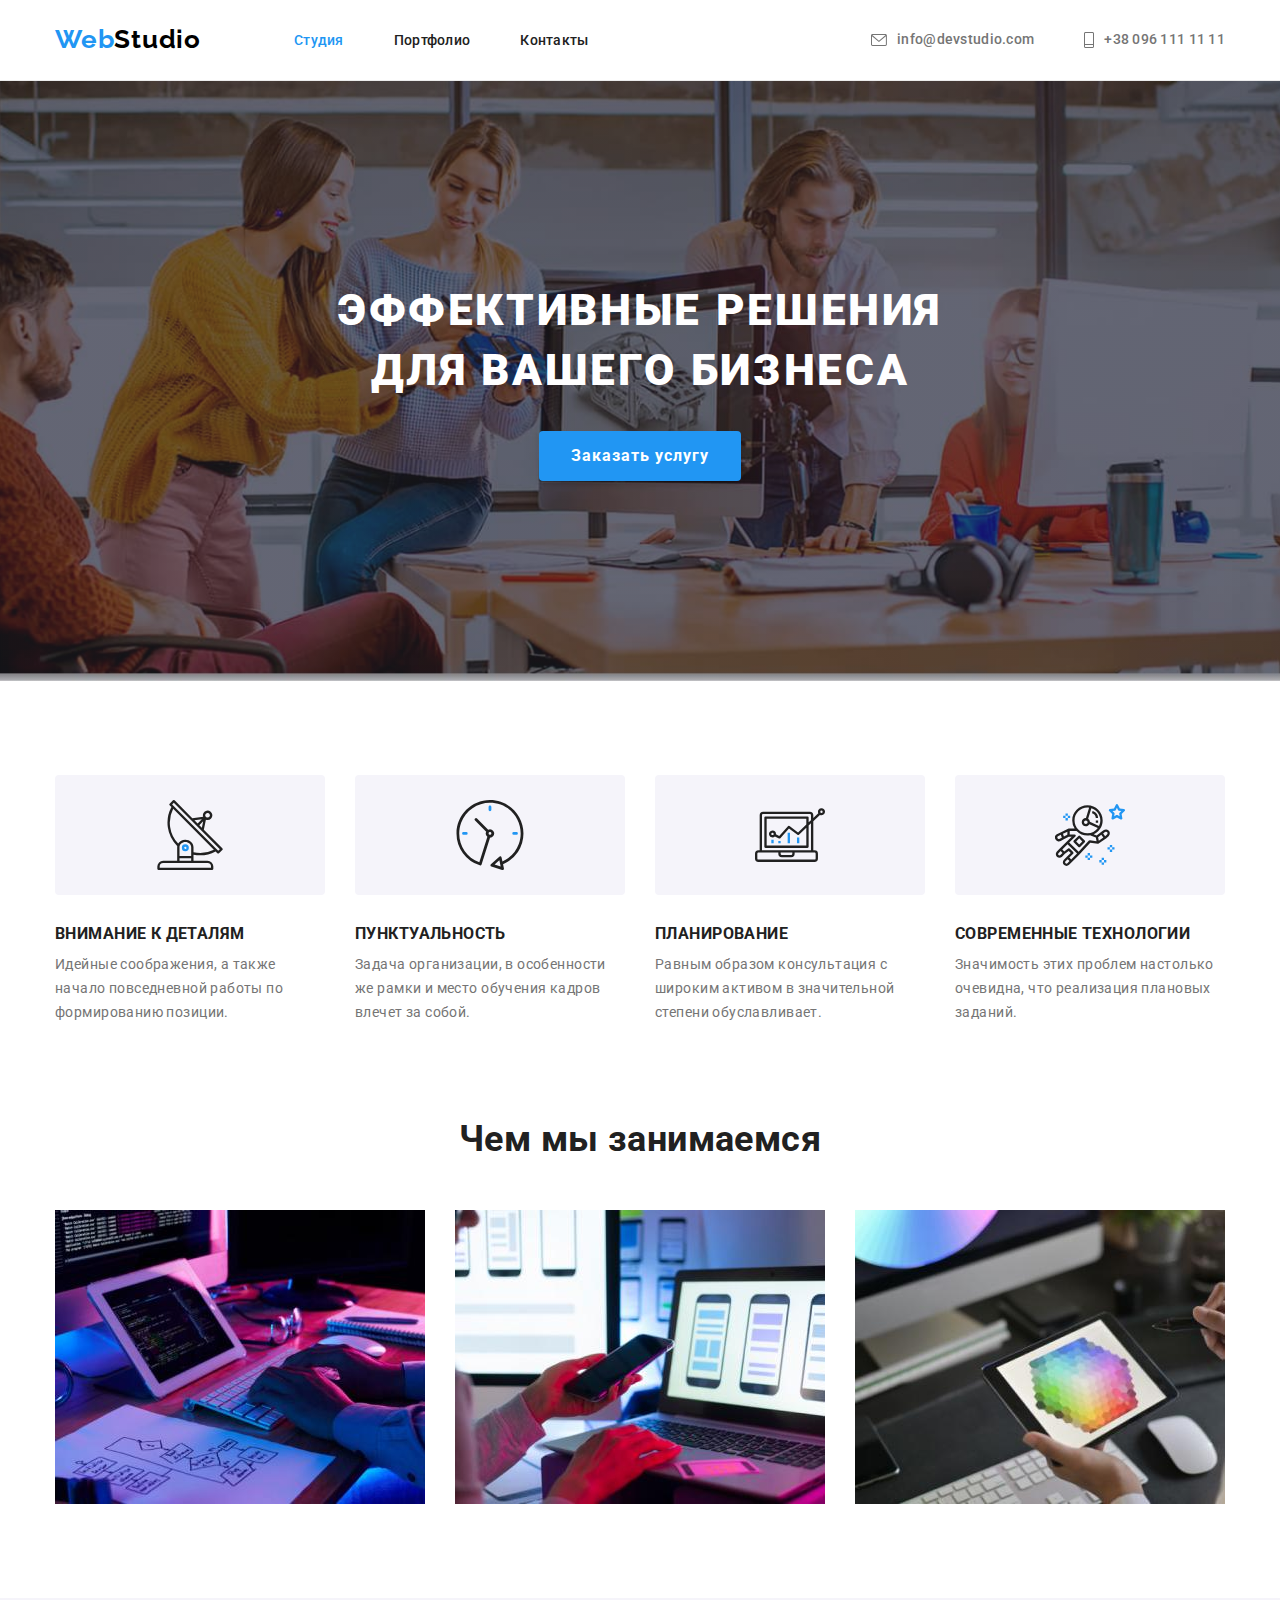
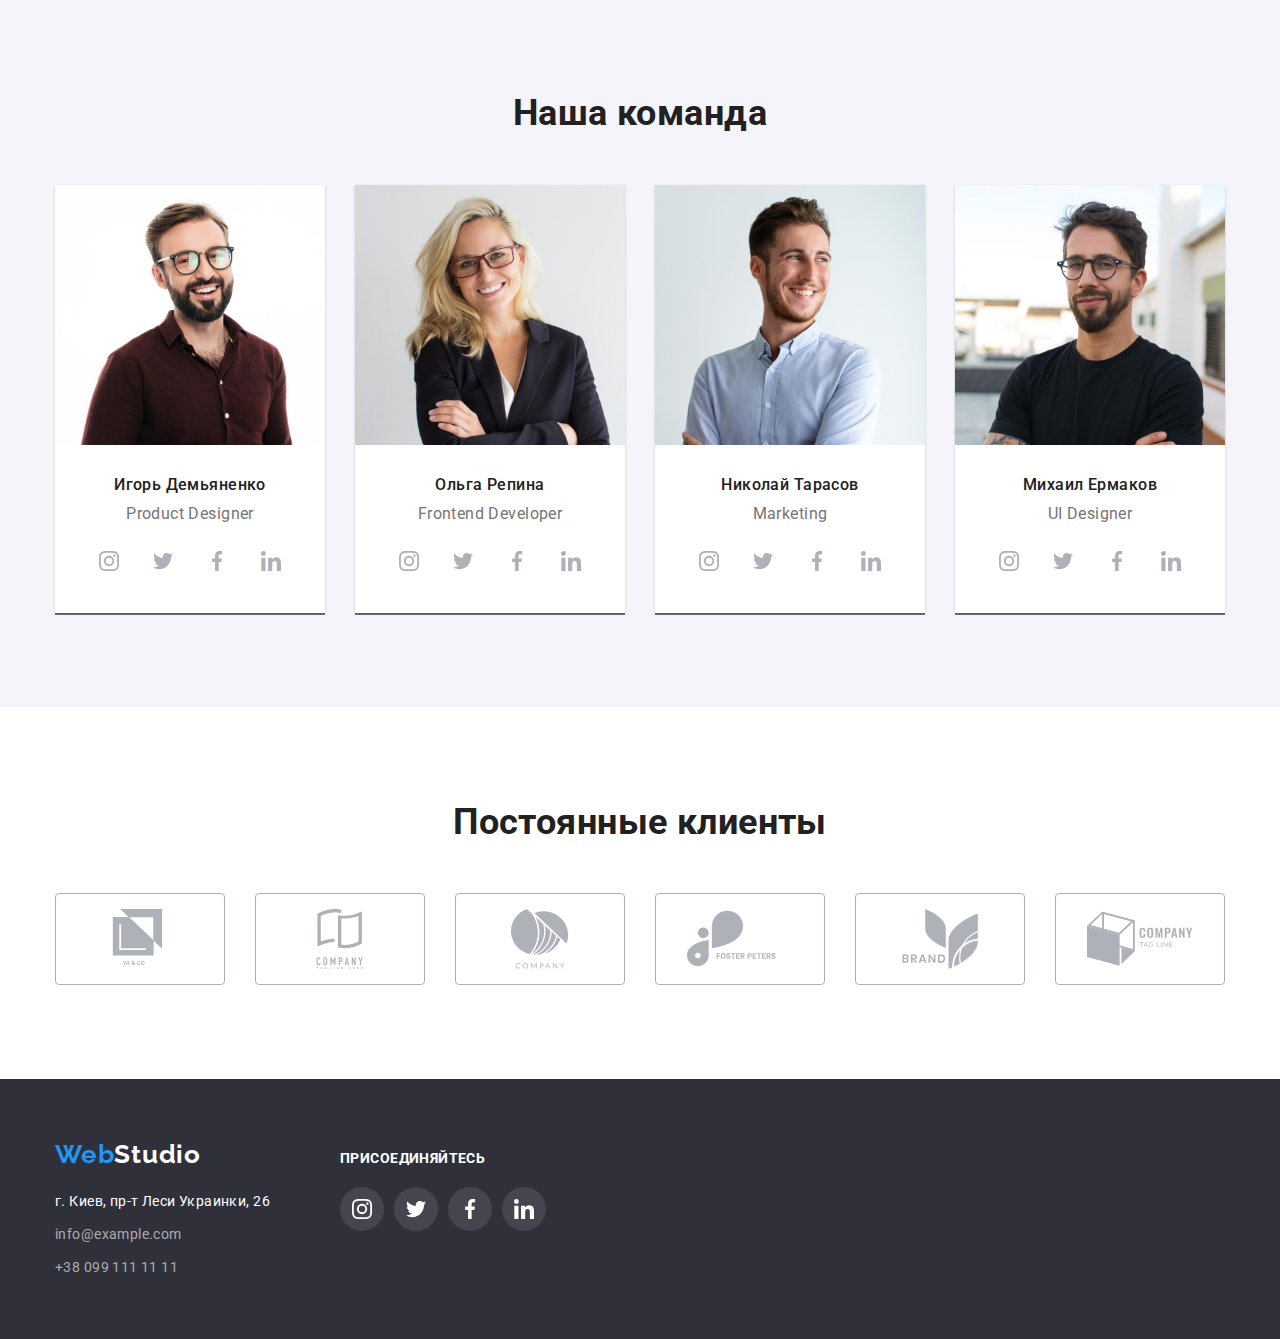
<file: index.html>
<!DOCTYPE html>
<html lang="ru">
<head>
    <meta charset="UTF-8">
    <meta http-equiv="X-UA-Compatible" content="IE=edge">
    <meta name="viewport" content="width=device-width, initial-scale=1.0">
    <title>MainPage</title>
    <link rel="preconnect" href="https://fonts.googleapis.com">
    <link rel="preconnect" href="https://fonts.gstatic.com" crossorigin>
    <link href="https://fonts.googleapis.com/css2?family=Raleway:wght@700&family=Roboto:wght@400;500;700;900&display=swap" rel="stylesheet">
    <link rel="stylesheet" href="https://cdnjs.cloudflare.com/ajax/libs/modern-normalize/1.1.0/modern-normalize.min.css">   
    <link rel="stylesheet" href="./css/styles.css">
</head>
<body>

    <!--Шапка-->
    <header class="page-header">
        <div class="container">
            <nav class="main-nav">
                <a class="logo-header" lang="en" href="./index.html">Web<span class="logo-dark">Studio</span></a>
                <ul class="site-nav">
                    <li class="item"><a class="site-link current" href="./index.html">Студия</a></li>
                    <li class="item"><a class="site-link" href="./portfolio.html">Портфолио</a></li>
                    <li class="item"><a class="site-link" href="">Контакты</a></li>
                </ul>
            </nav>
                <ul class="auth-nav">
                    <li class="item">
                        <a class="auth-link" lang="en" href="mailto:info@example.com">
                            <svg class="icon-mail">
                                <use href="./images/icons.svg#icon-envelope"></use>
                            </svg>
                            info@devstudio.com</a>
                    </li>
                    <li class="item">
                        <a class="auth-link" href="tel:+380961111111">
                            <svg class="icon-tel">
                                <use href="./images/icons.svg#icon-coll"></use>
                            </svg>
                            +38 096 111 11 11</a>
                    </li>
                </ul>                
        </div>
        
    </header>
    <main>
    <!--Герой-->
        <section class="hero">
            <div class="container">
                <h1 class="hero-title">Эффективные решения для вашего бизнеса</h1>
                <button class="primery-button" type="button">Заказать услугу</button>
            </div>   
        </section> 
    
    <!--Преимущества-->
    <section class="section">

        <div class="container">
            <h2 class="section-title visually-hidden">Преимущества</h2>
            <ul class="feature-list">
                <li class="feature-item">
                    <div class="feature-icon">
                        <svg class="icon">
                            <use href="./images/icons.svg#icon-antenna"></use>
                        </svg>
                    </div>
                    <h3 class="feature-list-title">Внимание к деталям</h3>
                    <p>Идейные соображения, а также начало повседневной работы по формированию позиции.</p>
                </li>
                <li class="feature-item">
                    <div class="feature-icon">
                        <svg class="icon">
                            <use href="./images/icons.svg#icon-clock"></use>
                        </svg>
                    </div>
                    <h3 class="feature-list-title">Пунктуальность</h3>
                    <p>Задача организации, в особенности же рамки и место обучения кадров влечет за собой.</p>
                </li>
                <li class="feature-item">
                    <div class="feature-icon">
                        <svg class="icon">
                            <use href="./images/icons.svg#icon-diagram"></use>
                        </svg>
                    </div>
                    <h3 class="feature-list-title">Планирование</h3>
                    <p>Равным образом консультация с широким активом в значительной степени обуславливает.</p>
                </li>
                <li class="feature-item">
                    <div class="feature-icon">
                        <svg class="icon">
                            <use href="./images/icons.svg#icon-astronaut"></use>
                        </svg>
                    </div>
                    <h3 class="feature-list-title">Современные технологии</h3>
                    <p>Значимость этих проблем настолько очевидна, что реализация плановых заданий.</p>
                </li>
            </ul>
        </div>
        
    </section>

    <!--Чем занимаемся-->
    <section class="section other-padding">

        <div class="container">
            <h2 class="section-title">Чем мы занимаемся</h2>
            <ul class="business-list">
                <li>
                    <img src="./images/work-img-1.jpg" alt="разработка" width="370">
                </li>
                <li>
                    <img src="./images/work-img-2.jpg" alt="дизайн" width="370">
                </li>
                <li>
                    <img src="./images/work-img-3.jpg" alt="маркетинг" width="370">
                </li>
            </ul>
        </div>
        
    </section>

    <!--Команда-->
    <section class="section team">

        <div class="container">
            <h2 class="section-title">Наша команда</h2>
            <ul class="team-list">
                <li class="item">
                    <img src="./images/photo-1.jpg" alt="фото Игорь Демьяненко" width="270">
                    <div class="team-info">
                        <h3 class="team-list-title">Игорь Демьяненко</h3>
                        <p class="team-list-text" lang="en">Product Designer</p>
                        <ul class="team-network">
                            <li class="item-network">
                                <a class="link-network" href="">
                                    <svg class="icon-network">
                                        <use href="./images/icons.svg#icon-instagram"></use>
                                    </svg>
                                </a>
                            </li>
                            <li class="item-network">
                                <a class="link-network" href="">
                                    <svg class="icon-network">
                                        <use href="./images/icons.svg#icon-twitter"></use>
                                    </svg>
                                </a>
                            </li>
                            <li class="item-network">
                                <a class="link-network" href="">
                                    <svg class="icon-network">
                                        <use href="./images/icons.svg#icon-facebook"></use>
                                    </svg>
                                </a>
                            </li>
                            <li class="item-network">
                                <a class="link-network" href="">
                                    <svg class="icon-network">
                                        <use href="./images/icons.svg#icon-linkedin"></use>
                                    </svg>
                                </a>
                            </li>
                        </ul>
                    </div>
                    
                </li>

                <li class="item">
                    <img src="./images/photo-2.jpg" alt="фото Ольга Репина" width="270">
                    <div class="team-info">
                        <h3 class="team-list-title">Ольга Репина</h3>
                        <p class="team-list-text" lang="en">Frontend Developer</p>
                        <ul class="team-network">
                            <li class="item-network">
                                <a class="link-network" href="">
                                    <svg class="icon-network">
                                        <use href="./images/icons.svg#icon-instagram"></use>
                                    </svg>
                                </a>
                            </li>
                            <li class="item-network">
                                <a class="link-network" href="">
                                    <svg class="icon-network">
                                        <use href="./images/icons.svg#icon-twitter"></use>
                                    </svg>
                                </a>
                            </li>
                            <li class="item-network">
                                <a class="link-network" href="">
                                    <svg class="icon-network">
                                        <use href="./images/icons.svg#icon-facebook"></use>
                                    </svg>
                                </a>
                            </li>
                            <li class="item-network">
                                <a class="link-network" href="">
                                    <svg class="icon-network">
                                        <use href="./images/icons.svg#icon-linkedin"></use>
                                    </svg>
                                </a>
                            </li>
                        </ul>
                    </div>
                    
                </li>
                <li class="item">
                    <img src="./images/photo-3.jpg" alt="фото Николай Тарасов" width="270">
                    <div class="team-info">
                        <h3 class="team-list-title">Николай Тарасов</h3>
                        <p class="team-list-text" lang="en">Marketing</p>
                        <ul class="team-network">
                            <li class="item-network">
                                <a class="link-network" href="">
                                    <svg class="icon-network">
                                        <use href="./images/icons.svg#icon-instagram"></use>
                                    </svg>
                                </a>
                            </li>
                            <li class="item-network">
                                <a class="link-network" href="">
                                    <svg class="icon-network">
                                        <use href="./images/icons.svg#icon-twitter"></use>
                                    </svg>
                                </a>
                            </li>
                            <li class="item-network">
                                <a class="link-network" href="">
                                    <svg class="icon-network">
                                        <use href="./images/icons.svg#icon-facebook"></use>
                                    </svg>
                                </a>
                            </li>
                            <li class="item-network">
                                <a class="link-network" href="">
                                    <svg class="icon-network">
                                        <use href="./images/icons.svg#icon-linkedin"></use>
                                    </svg>
                                </a>
                            </li>
                        </ul>
                    </div>
                </li>
                
                <li class="item">
                    <img src="./images/photo-4.jpg" alt="фото Михаил Ермаков" width="270">
                    <div class="team-info">
                        <h3 class="team-list-title">Михаил Ермаков</h3>
                        <p class="team-list-text" lang="en">UI Designer</p>
                        <ul class="team-network">
                            <li class="item-network">
                                <a class="link-network" href="">
                                    <svg class="icon-network">
                                        <use href="./images/icons.svg#icon-instagram"></use>
                                    </svg>
                                </a>
                            </li>
                            <li class="item-network">
                                <a class="link-network" href="">
                                    <svg class="icon-network">
                                        <use href="./images/icons.svg#icon-twitter"></use>
                                    </svg>
                                </a>
                            </li>
                            <li class="item-network">
                                <a class="link-network" href="">
                                    <svg class="icon-network">
                                        <use href="./images/icons.svg#icon-facebook"></use>
                                    </svg>
                                </a>
                            </li>
                            <li class="item-network">
                                <a class="link-network" href="">
                                    <svg class="icon-network">
                                        <use href="./images/icons.svg#icon-linkedin"></use>
                                    </svg>
                                </a>
                            </li>
                        </ul>
                    </div>
                    
                </li>
            </ul>
        </div>
        
    </section>

    <!-- Постоянные клиенты -->

    <section class="section">
        <div class="container">
            <h2 class="section-title">Постоянные клиенты</h2>
            <ul class="clients-list">
                <li class="clients-item">
                    <a class="clients-link" href="">
                        <svg class="clients-icon">
                            <use href="./images/icons.svg#icon-logo-one"></use>
                        </svg>
                    </a>
                </li>
                <li class="clients-item">
                    <a class="clients-link" href="">
                        <svg class="clients-icon">
                            <use href="./images/icons.svg#icon-logo-two"></use>
                        </svg>
                    </a>
                </li>
                <li class="clients-item">
                    <a class="clients-link" href="">
                        <svg class="clients-icon">
                            <use href="./images/icons.svg#icon-logo-three"></use>
                        </svg>
                    </a>
                </li>
                <li class="clients-item">
                    <a class="clients-link" href="">
                        <svg class="clients-icon">
                            <use href="./images/icons.svg#icon-logo-four"></use>
                        </svg>
                    </a>
                </li>
                <li class="clients-item">
                    <a class="clients-link" href="">
                        <svg class="clients-icon">
                            <use href="./images/icons.svg#icon-logo-five"></use>
                        </svg>
                    </a>
                </li>
                <li class="clients-item">
                    <a class="clients-link" href="">
                        <svg class="clients-icon">
                            <use href="./images/icons.svg#icon-logo-six"></use>
                        </svg>
                    </a>
                </li>

            </ul>

        </div>
    </section>
    </main>
    <!--Подвал-->
    <footer class="footer">
        <div class="container footer-container">
            <div class="footer-left">
                <a class="logo-footer" lang="en" href="./index.html">Web<span class="logo-light">Studio</span></a>
                <address class="address">
                    <ul class="footer-contacts">
                        <li class="contacts-item">
                            <a class="footer-adress" href="">г. Киев, пр-т Леси Украинки, 26</a>
                        </li>
                        <li class="contacts-item">
                            <a class="footer-mail" lang="en" href="mailto:info@example.com">info@example.com</a>
                        </li>
                        <li class="contacts-item">
                            <a class="footer-tel" href="tel:+380961111111">+38 099 111 11 11</a>
                        </li>      
                    </ul>
                </address>
            </div>
            <div class="footer-right">
                <h3 class="join-title">присоединяйтесь</h3>
                <ul class="join-list">
                    <li class="item-footer-network">
                        <a class="link-footer-network" href="">
                            <svg class="icon-footer-network">
                                <use href="./images/icons.svg#icon-instagram"></use>
                            </svg>
                        </a>
                    </li>
                    <li class="item-footer-network">
                        <a class="link-footer-network" href="">
                            <svg class="icon-footer-network">
                                <use href="./images/icons.svg#icon-twitter"></use>
                            </svg>
                        </a>
                    </li>
                    <li class="item-footer-network">
                        <a class="link-footer-network" href="">
                            <svg class="icon-footer-network">
                                <use href="./images/icons.svg#icon-facebook"></use>
                            </svg>
                        </a>
                    </li>
                    <li class="item-footer-network">
                        <a class="link-footer-network" href="">
                            <svg class="icon-footer-network">
                                <use href="./images/icons.svg#icon-linkedin"></use>
                            </svg>
                        </a>
                    </li>
                </ul>
                
            </div>
            
        </div>
    </footer>
</body>
</html>
</file>
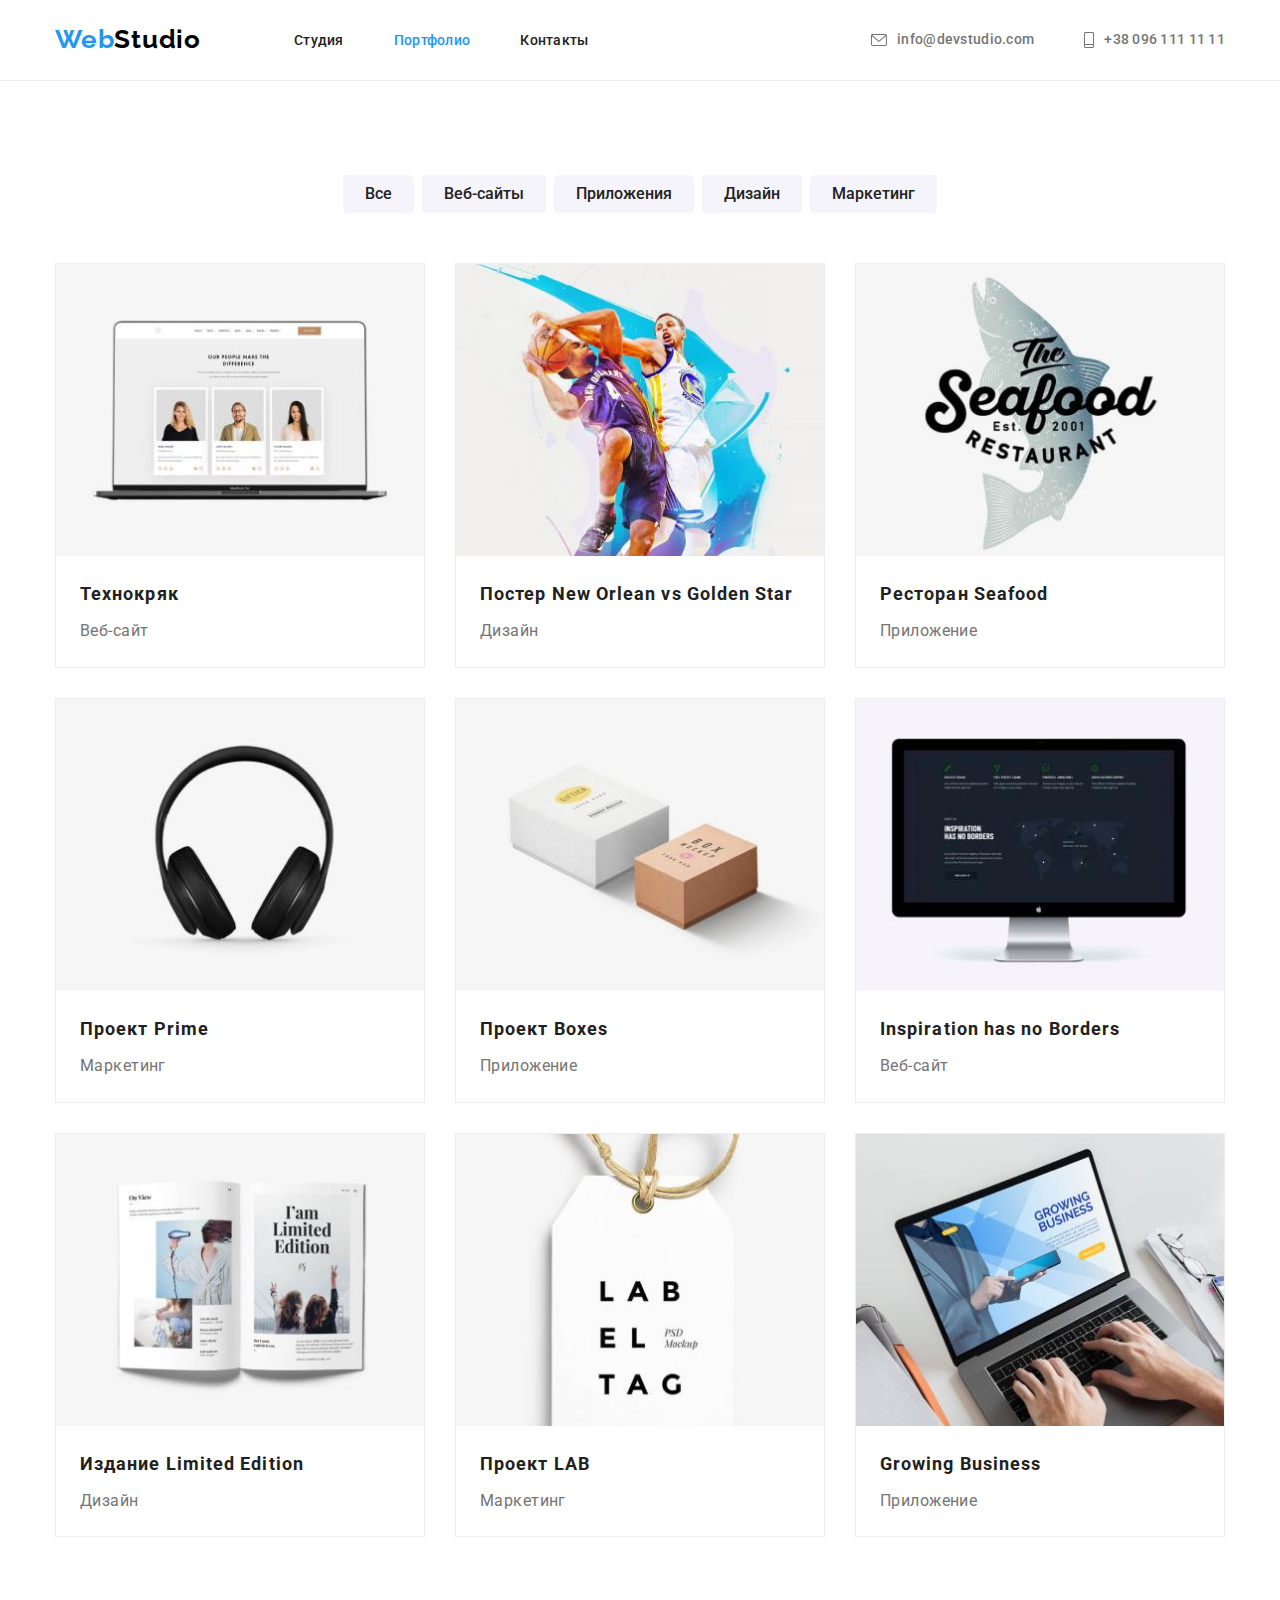
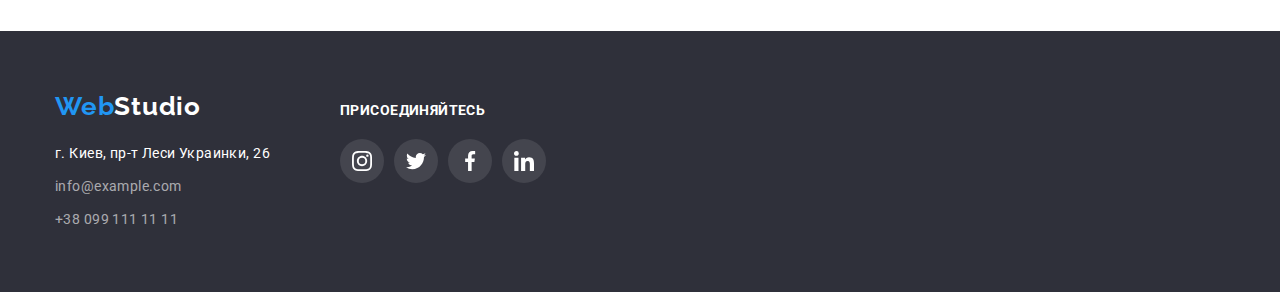
<file: portfolio.html>
<!DOCTYPE html>
<html lang="ru">
<head>
    <meta charset="UTF-8">
    <meta http-equiv="X-UA-Compatible" content="IE=edge">
    <meta name="viewport" content="width=device-width, initial-scale=1.0">
    <title>Portfolio</title>
    <link rel="preconnect" href="https://fonts.googleapis.com">
    <link rel="preconnect" href="https://fonts.gstatic.com" crossorigin>
    <link href="https://fonts.googleapis.com/css2?family=Raleway:wght@700&family=Roboto:wght@400;500;700;900&display=swap" rel="stylesheet">
    <link rel="stylesheet" href="https://cdnjs.cloudflare.com/ajax/libs/modern-normalize/1.1.0/modern-normalize.min.css">
    <link rel="stylesheet" href="./css/styles.css">
</head>
<body>
    <!-- Шапка -->
    <header class="page-header">
        <div class="container">
            <nav class="main-nav">
                <a class="logo-header" lang="en" href="./index.html">Web<span class="logo-dark">Studio</span></a>
                <ul class="site-nav">
                    <li class="item"><a class="site-link" href="./index.html">Студия</a></li>
                    <li class="item"><a class="site-link current" href="./portfolio.html">Портфолио</a></li>
                    <li class="item"><a class="site-link" href="">Контакты</a></li>
                </ul>
            </nav>
            <div class="auth">
                <ul class="auth-nav">
                    <li class="item">
                        <a class="auth-link" lang="en" href="mailto:info@example.com">
                            <svg class="icon-mail">
                                <use href="./images/icons.svg#icon-envelope"></use>
                            </svg>
                            info@devstudio.com</a>
                    </li>
                    <li class="item">
                        <a class="auth-link" href="tel:+380961111111">
                            <svg class="icon-tel">
                                <use href="./images/icons.svg#icon-coll"></use>
                            </svg>
                            +38 096 111 11 11</a>
                    </li>
                </ul>
            </div>
                
        </div>
        
    </header>
    <main>
        <!-- Примеры работ -->

        <section class="section">

            <div class="container">
                <h1 class="section-title visually-hidden">Примеры работ</h1>
                <ul class="portfolio-filter">
                    <li class="btn"><button class="portfolio-button" type="button">Все</button></li>
                    <li class="btn"><button class="portfolio-button" type="button">Веб-сайты</button></li>
                    <li class="btn"><button class="portfolio-button" type="button">Приложения</button></li>
                    <li class="btn"><button class="portfolio-button" type="button">Дизайн</button></li>
                    <li class="btn"><button class="portfolio-button" type="button">Маркетинг</button></li>
                </ul>
                <ul class="work-list">
                <li class="work-item">
                    <a class="work-link" href="">
                        <img class="work-img" src="./images/example-1.jpg" alt="Пример-1" width="370">
                        <div class="work-info">
                            <h2 class="work-list-title">Технокряк</h2>
                            <p class="work-list-text">Веб-сайт</p>
                        </div>
                    </a>
                </li>
                <li class="work-item">
                    <a class="work-link" href="">
                        <img class="work-img" src="./images/example-2.jpg" alt="Пример-2" width="370">
                        <div class="work-info">
                            <h2 class="work-list-title">Постер <span lang="en">New Orlean vs Golden Star</span></h2>
                            <p class="work-list-text">Дизайн</p>
                        </div>
                    </a>
                </li>
                <li class="work-item">
                    <a class="work-link" href="">
                        <img class="work-img" src="./images/example-3.jpg" alt="Пример-3" width="370">
                        <div class="work-info">
                            <h2 class="work-list-title">Ресторан <span lang="en">Seafood</span></h2>
                            <p class="work-list-text">Приложение</p>
                        </div>
                    </a>
                </li>
                <li class="work-item">
                    <a class="work-link" href="">
                        <img class="work-img" src="./images/example-4.jpg" alt="Пример-4" width="370">
                        <div class="work-info">
                            <h2 class="work-list-title">Проект <span lang="en">Prime</span></h2>
                            <p class="work-list-text">Маркетинг</p>
                        </div>
                    </a>
                </li>
                <li class="work-item">
                    <a class="work-link" href="">
                        <img class="work-img" src="./images/example-5.jpg" alt="Пример-5" width="370">
                        <div class="work-info">
                            <h2 class="work-list-title">Проект <span lang="en">Boxes</span></h2>
                            <p class="work-list-text">Приложение</p>
                        </div>
                    </a>
                </li>
                <li class="work-item">
                    <a class="work-link" href="">
                        <img class="work-img" src="./images/example-6.jpg" alt="Пример-6" width="370">
                        <div class="work-info">
                            <h2 class="work-list-title" lang="en">Inspiration has no Borders</h2>
                            <p class="work-list-text">Веб-сайт</p>
                        </div>
                    </a>
                </li>
                <li class="work-item">
                    <a class="work-link" href="">
                        <img class="work-img" src="./images/example-7.jpg" alt="Пример-7" width="370">
                        <div class="work-info">
                            <h2 class="work-list-title">Издание <span lang="en">Limited Edition</span></h2>
                            <p class="work-list-text">Дизайн</p>
                        </div>
                    </a>
                </li>
                <li class="work-item">
                    <a class="work-link" href="">
                        <img class="work-img" src="./images/example-8.jpg" alt="Пример-8" width="370">
                        <div class="work-info">
                            <h2 class="work-list-title">Проект <span lang="en">LAB</span></h2>
                            <p class="work-list-text">Маркетинг</p>
                        </div>
                    </a>
                </li>
                <li class="work-item">
                    <a class="work-link" href="">
                        <img class="work-img" src="./images/example-9.jpg" alt="Пример-9" width="370">
                        <div class="work-info">
                            <h2 class="work-list-title" lang="en">Growing Business</h2>
                            <p class="work-list-text">Приложение</p>
                        </div>
                    </a>
                    
                    
                </li>
                </ul>
            </div>
            
        </section>
    </main>        
    <!--Подвал-->
    <footer class="footer">
        <div class="container footer-container">
            <div class="footer-left">
                <a class="logo-footer" lang="en" href="./index.html">Web<span class="logo-light">Studio</span></a>
                <address class="address">
                    <ul class="footer-contacts">
                        <li class="contacts-item">
                            <a class="footer-adress" href="">г. Киев, пр-т Леси Украинки, 26</a>
                        </li>
                        <li class="contacts-item">
                            <a class="footer-mail" lang="en" href="mailto:info@example.com">info@example.com</a>
                        </li>
                        <li class="contacts-item">
                            <a class="footer-tel" href="tel:+380961111111">+38 099 111 11 11</a>
                        </li>      
                    </ul>
                </address>
            </div>
            <div class="footer-right">
                <h3 class="join-title">присоединяйтесь</h3>
                <ul class="join-list">
                    <li class="item-footer-network">
                        <a class="link-footer-network" href="">
                            <svg class="icon-footer-network">
                                <use href="./images/icons.svg#icon-instagram"></use>
                            </svg>
                        </a>
                    </li>
                    <li class="item-footer-network">
                        <a class="link-footer-network" href="">
                            <svg class="icon-footer-network">
                                <use href="./images/icons.svg#icon-twitter"></use>
                            </svg>
                        </a>
                    </li>
                    <li class="item-footer-network">
                        <a class="link-footer-network" href="">
                            <svg class="icon-footer-network">
                                <use href="./images/icons.svg#icon-facebook"></use>
                            </svg>
                        </a>
                    </li>
                    <li class="item-footer-network">
                        <a class="link-footer-network" href="">
                            <svg class="icon-footer-network">
                                <use href="./images/icons.svg#icon-linkedin"></use>
                            </svg>
                        </a>
                    </li>
                </ul>
                
            </div>
            
        </div>
    </footer>
    
</body>
</html>
</file>
<file: css/styles.css>
:root {
    /* color */
    --primary-bg-color: #ffffff;
    --primary-text-color: #757575;
    --primary-title-color: #212121;
    --accent-color: #2196F3;
    --secondary-bg-color: #F5F4FA;
    --button-bg-color: #F5F4FA;}

body {
    background-color: var(--primary-bg-color);
    color: var(--primary-text-color);
    font-family: Roboto, sans-serif;
    letter-spacing: 0.03em;
    font-size: 14px;
    line-height: 1.7;
    }

h1,
h2,
h3,
p {
    margin: 0px;
}
ul {
    margin: 0px;
    padding: 0px;
    list-style: none;
}
button {cursor: pointer;}
img {display: block;
max-width: 100%;
height: auto;}
a {text-decoration: none;}

    /* container */
.container {
    width: 1200px;
    padding-left: 15px;
    padding-right: 15px;
    margin: 0 auto;
    }

.visually-hidden {
    position: absolute;
    width: 1px;
    height: 1px;
    margin: -1px;
    border: 0;
    padding: 0;
    
    white-space: nowrap;
    clip-path: inset(100%);
    clip: rect(0 0 0 0);
    overflow: hidden;
}

/*============ Header ===========*/

    /* logo header*/

.logo-header {
    display: block;
    padding-top: 24px;
    padding-bottom: 25px;
    font-family: Raleway;
    font-weight: bold;
    font-size: 26px;
    line-height: 1.2;
    letter-spacing: 0.03em;
    color: #2196F3;
}

.logo-dark {color: #000000;}

        /* all-nav */

    .page-header {
        border-bottom: 1px solid #ECECEC;}
    .page-header .container {
        display: flex;
        align-items: center;
        justify-content: space-between
    }
    .main-nav {display: flex;}
        
        /* site nav */

    .site-nav {
        display: flex;
        margin-left: 93px;
    }

    .site-nav .item + .item {margin-left: 50px;}
        
    .site-link {
        display: block;
        padding-top: 32px;
        padding-bottom: 32px;

        color: var(--primary-title-color);
        font-weight: 500;
        line-height: 1.17;
        letter-spacing: 0.02em;
    }
        
    .site-link:hover,
    .site-link:focus {color: var(--accent-color);}
    .site-link.current {color: var(--accent-color);}

        /* auth nav */

    .auth-nav {
        display: flex;
        justify-content: center;
        align-items: center;
        }
    .auth-nav .item + .item {margin-left: 50px;}

    .auth-link {
        display: flex;
        align-items: center;
        color: var(--primary-text-color);
        font-weight: 500;
        line-height: 1.14;
        letter-spacing: 0.02em;
        padding-top: 32px;
        padding-bottom: 32px;
    }
    .auth-link:hover,
    .auth-link:focus {
        color: var(--accent-color);
        fill: var(--accent-color);
    }
    
    .icon-mail {
        width: 16px;
        height: 12px;
        margin-right: 10px;
        fill: currentColor;
    }
        
    .icon-tel {
        width: 10px;
        height: 16px;
        margin-right: 10px;
        fill: currentColor;
        }
    

    /*========== Hero========== */
    .hero {
        padding: 200px 0;
        background-color: #C4C4C4;
        text-align: center;
        background-image: linear-gradient(
        rgba(47, 48, 58, 0.4),
        rgba(47, 48, 58, 0.4)),
        url("../images/header-img.jpg");
        background-repeat: no-repeat;
        background-position: center;
        background-size: cover;
        }

    .hero-title {
        color: var(--primary-bg-color);
        margin: 0 auto;
        margin-bottom: 30px;
        width: 696px;
        font-weight: 900;
        font-size: 44px;
        line-height: 1.36;
        letter-spacing: 0.06em;
        text-transform: uppercase;
        }
        
    .primery-button {
        padding: 10px 32px;
        font-weight: 700;
        font-size: 16px;
        line-height: 1.87;
        letter-spacing: 0.06em;
        box-shadow: 0px 4px 4px rgba(0, 0, 0, 0.15);
        border-radius: 4px;
        border: none;

        background-color: var(--accent-color);
        color: #ffffff;
        }

    .primery-button:hover,
    .primery-button:focus {
        background-color: #118CE8;
        color: #ffffff;
        }

    /*========= Main ==========*/

        /* section */

    .section {padding-top: 94px;
        padding-bottom: 94px;}

    .section.other-padding {
        padding-top: 0px;
        }

        /* title */

    .section-title {
        color: var(--primary-title-color);
        font-weight: 700;
        font-size: 36px;
        line-height: 1.17;
        text-align: center;
        margin-bottom: 50px;
    }

    .feature-list-title {
        color: var(--primary-title-color);
        font-weight: 700;
        line-height: 1.1;
        margin-bottom: 10px;
        text-transform: uppercase;
    }
    
    .team-list-title {
        color: var(--primary-title-color);
        font-weight: 500;
        font-size: 16px;
        line-height: 1.2;
        text-align: center;
        margin-bottom: 10px;
    }

        /* feature */ 
    .feature-list {
        display: flex;
        justify-content: space-between
    }

    .feature-list .feature-item {width: 270px;}

    .feature-icon {
        display: flex;
        align-items: center;
        justify-content: center;
        height: 120px;
        margin-bottom: 30px;
        padding: 25px 0;
        border-radius: 4px;
        background-color: var(--button-bg-color)
        }
    .icon {
        width: 70px;
        height: 70px;
        }

        /* business-list */

    .business-list {
        display: flex;
        justify-content: space-between;
    }

        /* Team  */

    .team-list {
        display: flex;
        justify-content: space-between
    }

    .team-list .item {
        background-color: var(--primary-bg-color);
        box-shadow: 0px 1px 3px rgba(0, 0, 0, 0.12), 0px 1px 1px rgba(0, 0, 0, 0.14), 0px 2px
    }

    .team {background-color: var(--secondary-bg-color);}

    .team-info {
        padding-top: 30px;
        padding-bottom: 30px;
        }

    .team-list-text {
        font-weight: 400;
        font-size: 16px;
        line-height: 1.2;
        text-align: center;
        }

    .team-network {
        display: flex;
        justify-content: center;
        margin-top: 16px;
        }

    .link-network {
        display: flex;
        width: 44px;
        height: 44px;
        align-items: center;
        justify-content: center;
        color: #AFB1B8;
        }    
    
    .icon-network {
            width: 20px;
            height: 20px;
            fill: currentColor;
        }

    .team-network .item-network + .item-network {margin-left: 10px;}

    .link-network:hover,
    .link-network:focus {
        background-color: var(--accent-color);
        color: var(--primary-bg-color);
        border-radius: 50%;
    }

        /* Our clients */

    .clients-list {
        display: flex;
        justify-content: center;}

    .clients-list .clients-item + .clients-item {margin-left: 30px;}

    .clients-link {
        display: flex;
        align-items: center;
        justify-content: center;
        width: 170px;
        height: 92px;
        border: 1px solid #AFB1B8;
        border-radius: 4px;
        color: #AFB1B8;
    }

    .clients-link:hover,
    .clients-link:focus {
        color: var(--accent-color);
        border: 1px solid var(--accent-color);
    }
    
    .clients-icon {
        width: 106px;
        height: 60px;
        fill: currentColor;
    }
        
    /*============ Footer============ */
    .footer {
        padding-top: 60px;
        padding-bottom: 60px;
        background-color: #2F303A;
    }
    .footer-container {
        display: flex;
        align-items: baseline;
    }

        /* logo footer */
    .logo-footer {
        display: block;
        margin-bottom: 20px;
        font-family: Raleway;
        font-weight: 700;
        font-size: 26px;
        line-height: 31px;
        letter-spacing: 0.03em;
        color: #2196F3;
        }
    .logo-light {color: #ffffff;}

    .footer-adress {color: #ffffff;}

    .footer-mail,
    .footer-tel {color: rgba(255, 255, 255, 0.6);}

    .footer-mail:hover, .footer-mail:focus {color: #ffffff;}

    .footer-tel:hover, .footer-tel:focus {color: #ffffff;}

    .address {font-style: normal;}

    .contacts-item:not(:last-child) {margin-bottom: 9px;}
    
    

    /* footer right */

    .footer-right {
        width: 206px;
        margin-left: 70px;
        }

    .join-title {
        font-weight: 700px;
        font-size: 14px;
        line-height: 1.14;
        letter-spacing: 0.03em;
        text-transform: uppercase;
        color: var(--primary-bg-color);
        margin-bottom: 20px;
    }
    .join-list {
        display: flex;
        justify-content: center;
    }
    .link-footer-network {
        display: flex;
        width: 44px;
        height: 44px;
        align-items: center;
        justify-content: center;
        color: var(--primary-bg-color);
        background-color: rgba(255, 255, 255, 0.1);
        border-radius: 50%;
    }
    .icon-footer-network {
        width: 20px;
        height: 20px;
        color: currentColor;
        fill: var(--primary-bg-color);
    }
    .join-list .item-footer-network + .item-footer-network {margin-left: 10px;}
    
    .link-footer-network:hover,
    .link-footer-network:focus {background-color: var(--accent-color);

    }





    /* =========Portfolio=========== */

        /* filter */
    .portfolio-filter {
        display: flex;
        justify-content: center;
        margin-bottom: 50px;
    }

    .portfolio-filter .btn + .btn {margin-left: 8px;}

    .portfolio-button {
        font-weight: 500;
        font-size: 16px;
        padding: 6px 22px;
        min-width:auto;
        line-height: 1.6;
        text-align: center;
        background-color: var(--button-bg-color);
        color: var(--primary-title-color);
        border-radius: 4px;
        border: none;
    }

    .portfolio-button:hover,
    .portfolio-button:focus {
        color: var(--primary-bg-color);
        background-color: var(--accent-color);
        
        box-shadow: 0px 3px 1px rgba(0, 0, 0, 0.1), 0px 1px 2px rgba(0, 0, 0, 0.08), 0px 2px 2px rgba(0, 0, 0, 0.12);
    }

        /* Work */
    .work-list {
        display: flex;
        flex-wrap: wrap;
        }

    .work-item {
        width: 370px;
        margin-right: 30px;
        margin-bottom: 30px;
        border: 1px solid #EEEEEE
    }

    .work-item:nth-child(3n) {margin-right: 0px;}

    .work-item:nth-last-child(-n + 3) {margin-bottom: 0px;}

    .work-info {padding: 20px 24px; }

    .work-list-title {
        color: var(--primary-title-color);
        font-weight: 700;
        font-size: 18px;
        line-height: 2;
        letter-spacing: 0.06em;
        margin-bottom: 4px;
    }

    .work-list-text {
        font-size: 16px;
        line-height: 1.9;
        color: var(--primary-text-color);
    }

    .work-link {display: block;}

    .work-link:hover,
    .work-link:focus {box-shadow: 0px 1px 1px rgba(0, 0, 0, 0.12), 0px 4px 4px rgba(0, 0, 0, 0.06), 1px 4px 6px rgba(0, 0, 0, 0.16);
    }
</file>
